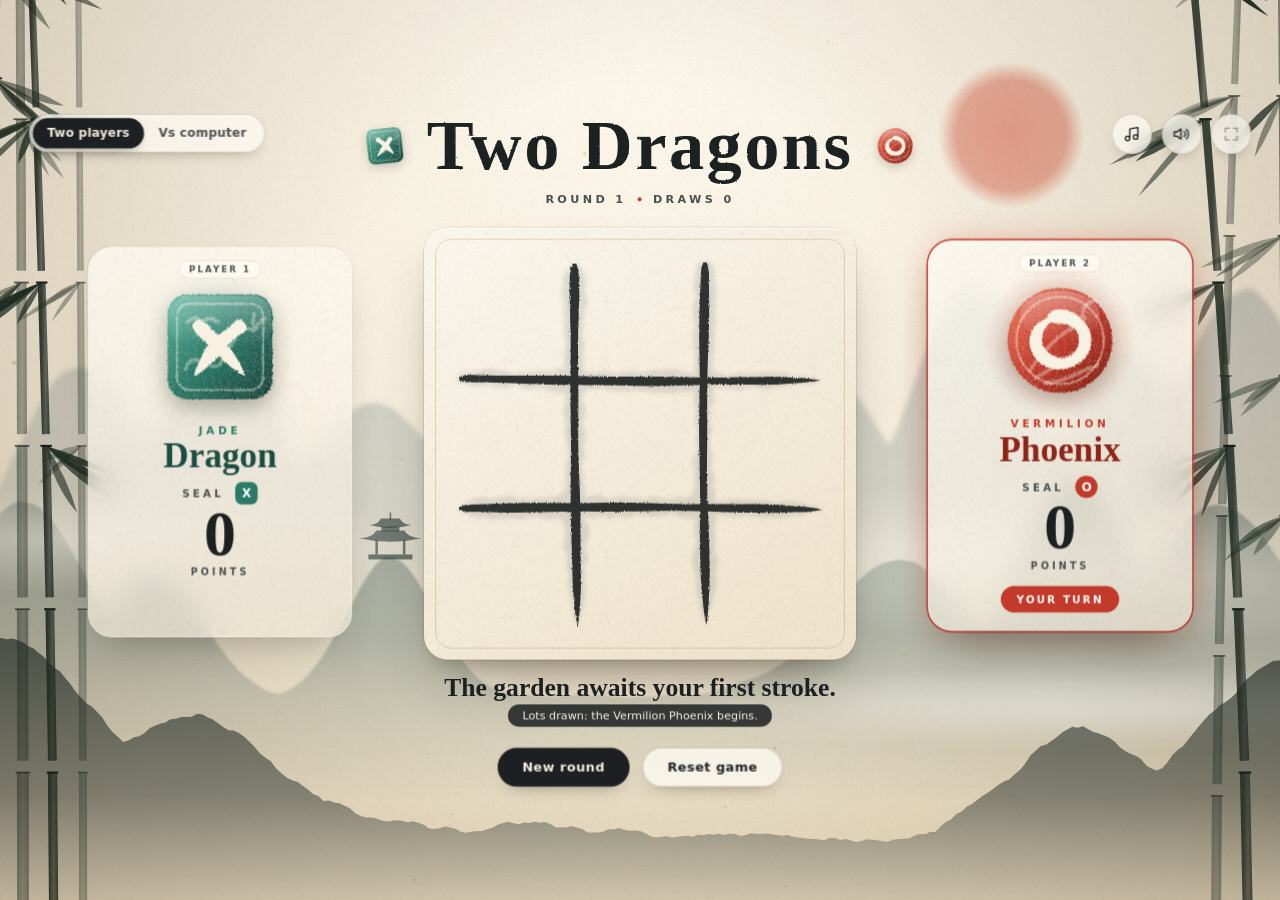
<file: index.html>
<!doctype html>
<html lang="en">
<head>
  <meta charset="utf-8">
  <meta name="viewport" content="width=device-width, initial-scale=1, viewport-fit=cover">
  <meta name="theme-color" content="#f2e8d4">
  <meta name="screen-orientation" content="landscape">
  <meta name="description" content="Two Dragons — a two-player tic-tac-toe in an ink-wash garden.">
  <title>Two Dragons</title>
  <link rel="icon" href="data:image/svg+xml,%3Csvg xmlns='http://www.w3.org/2000/svg' viewBox='0 0 100 100'%3E%3Crect x='6' y='6' width='88' height='88' rx='20' fill='%232b7a68'/%3E%3Cpath d='M30 30L70 70M70 30L30 70' stroke='%23f8f1e2' stroke-width='12' stroke-linecap='round'/%3E%3C/svg%3E">
  <link rel="stylesheet" href="css/style.css">
</head>
<body>
  <canvas id="scenery" aria-hidden="true"></canvas>

  <main class="stage" id="stage">
    <header class="title-block">
      <div class="title-row">
        <span class="title-seal" id="title-seal-x" aria-hidden="true"></span>
        <h1 class="title">Two Dragons</h1>
        <span class="title-seal" id="title-seal-o" aria-hidden="true"></span>
      </div>
      <p class="meta"><span id="round-label">Round 1</span><span class="dot" aria-hidden="true"></span><span id="draws-label">Draws 0</span></p>
    </header>

    <div class="mode-panel">
      <fieldset class="segmented" id="mode-picker">
        <legend class="visually-hidden">Opponent</legend>
        <label><input type="radio" name="mode" value="pvp"><span>Two players</span></label>
        <label><input type="radio" name="mode" value="ai"><span>Vs computer</span></label>
      </fieldset>
      <fieldset class="segmented small" id="level-picker">
        <legend class="visually-hidden">Computer difficulty</legend>
        <label><input type="radio" name="level" value="easy"><span>Easy</span></label>
        <label><input type="radio" name="level" value="normal"><span>Normal</span></label>
        <label><input type="radio" name="level" value="hard"><span>Hard</span></label>
      </fieldset>
    </div>

    <div class="top-bar" role="toolbar" aria-label="Sound and display">
      <button class="icon-btn" id="music-toggle" type="button" aria-pressed="true" aria-label="Music" title="Music">
        <svg viewBox="0 0 24 24" aria-hidden="true"><path d="M9 18V5l11-2v13"/><circle cx="6" cy="18" r="3"/><circle cx="17" cy="16" r="3"/><path class="slash" d="M3 3l18 18"/></svg>
      </button>
      <button class="icon-btn" id="sfx-toggle" type="button" aria-pressed="true" aria-label="Sound effects" title="Sound effects">
        <svg viewBox="0 0 24 24" aria-hidden="true"><path d="M11 5L6 9H2v6h4l5 4z"/><path d="M15.5 8.5a5 5 0 0 1 0 7M18.5 5.5a9 9 0 0 1 0 13"/><path class="slash" d="M3 3l18 18"/></svg>
      </button>
      <button class="icon-btn" id="fullscreen-toggle" type="button" aria-pressed="false" aria-label="Full screen" title="Full screen">
        <svg viewBox="0 0 24 24" aria-hidden="true"><path d="M4 9V4h5M20 9V4h-5M4 15v5h5M20 15v5h-5"/></svg>
      </button>
    </div>

    <section class="card" id="card-X" data-side="X" aria-labelledby="name-X" aria-describedby="role-X">
      <p class="role" id="role-X"></p>
      <div class="emblem" data-emblem="X" aria-hidden="true"></div>
      <h2 class="card-name" id="name-X"><span class="eyebrow">Jade</span> Dragon</h2>
      <p class="card-mark">Seal <b>X</b></p>
      <p class="card-score"><span class="score-value" id="score-X">0</span><span class="score-label">points</span></p>
      <p class="pill" id="pill-X">Your turn</p>
    </section>

    <section class="board-wrap" aria-label="Board">
      <div class="board" id="board">
        <div class="play-area">
          <div class="layer" id="grid-layer"></div>
          <div class="layer" id="win-layer"></div>
          <div class="cells" id="cells" role="group" aria-label="Game board, 3 by 3. Use arrow keys to move, Enter to place a seal."></div>
        </div>
      </div>
    </section>

    <section class="card" id="card-O" data-side="O" aria-labelledby="name-O" aria-describedby="role-O">
      <p class="role" id="role-O"></p>
      <div class="emblem" data-emblem="O" aria-hidden="true"></div>
      <h2 class="card-name" id="name-O"><span class="eyebrow">Vermilion</span> Phoenix</h2>
      <p class="card-mark">Seal <b>O</b></p>
      <p class="card-score"><span class="score-value" id="score-O">0</span><span class="score-label">points</span></p>
      <p class="pill" id="pill-O">Your turn</p>
    </section>

    <div class="status-wrap" id="status-wrap">
      <p class="status" id="status" aria-live="polite"></p>
      <p class="sub" id="sub" aria-live="polite"></p>
      <p class="hint" id="hint" role="status"></p>
    </div>

    <div class="actions">
      <button class="btn primary" id="new-round" type="button">New round</button>
      <button class="btn" id="reset" type="button">Reset game</button>
    </div>
  </main>

  <div class="rotate" aria-hidden="true">
    <svg viewBox="0 0 64 64"><rect x="20" y="8" width="24" height="44" rx="4"/><path d="M50 40a18 18 0 0 1-18 18M14 24A18 18 0 0 1 32 6"/><path d="M28 54l4 4-4 4M36 2l-4 4 4 4"/></svg>
    <p>Please rotate your device to landscape.</p>
  </div>

  <dialog class="confirm" id="confirm-dialog" aria-labelledby="confirm-title" aria-describedby="confirm-body">
    <form method="dialog">
      <h2 id="confirm-title"></h2>
      <p id="confirm-body"></p>
      <div class="confirm-actions">
        <button class="btn" id="confirm-cancel" value="cancel">Cancel</button>
        <button class="btn primary" id="confirm-ok" value="confirm"></button>
      </div>
    </form>
  </dialog>

  <script src="js/logic.js"></script>
  <script src="js/art.js"></script>
  <script src="js/audio.js"></script>
  <script src="js/main.js"></script>
</body>
</html>
</file>
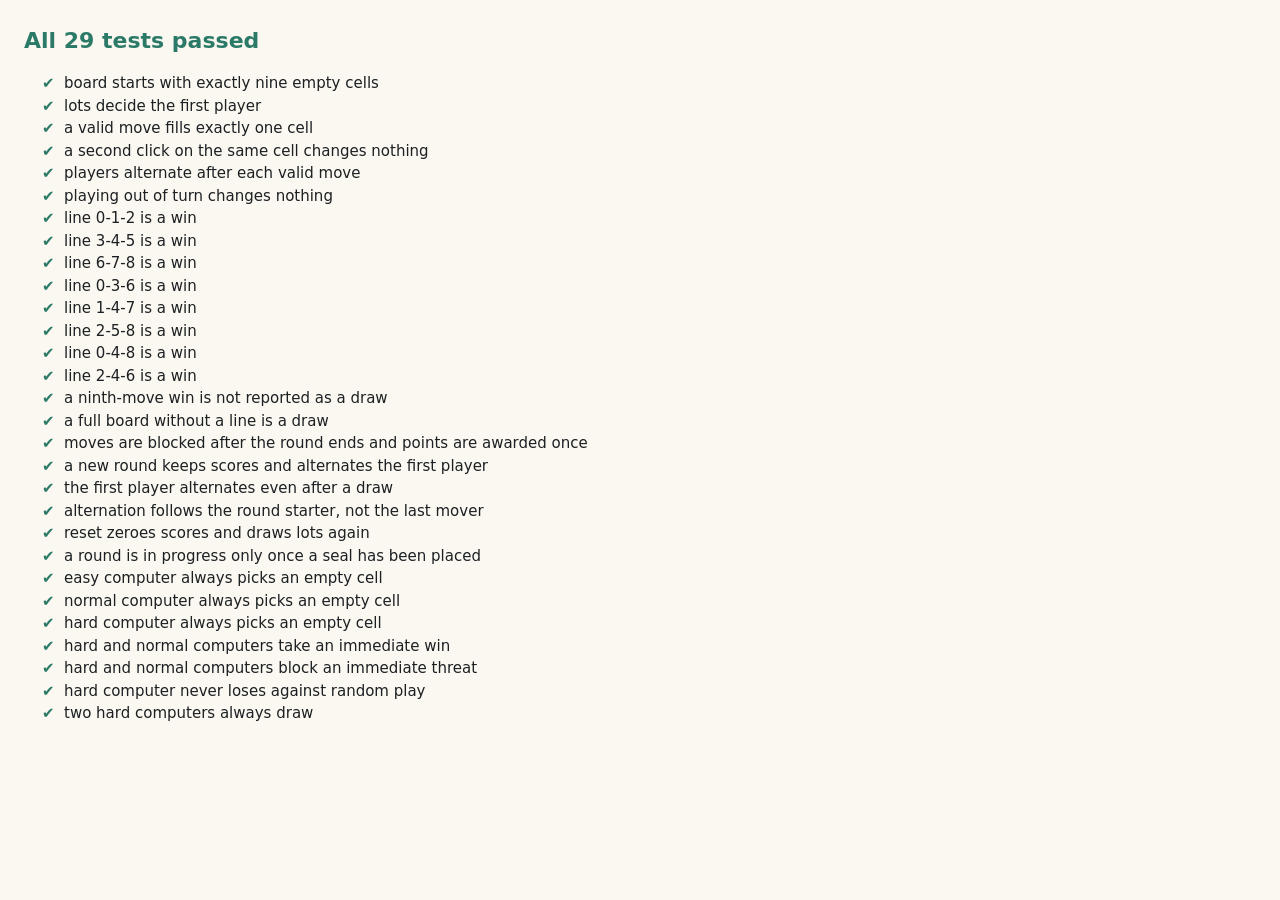
<file: tests/logic.test.html>
<!doctype html>
<html lang="en">
<head>
  <meta charset="utf-8">
  <title>Two Dragons — logic tests</title>
  <style>
    body { font: 15px/1.5 system-ui, sans-serif; margin: 24px; background: #fbf8f1; color: #1c2023; }
    h1 { font-size: 22px; }
    li.pass::marker { content: "✔  "; color: #2b7a68; }
    li.fail { color: #c23a2a; }
    li.fail::marker { content: "✘  "; }
    #summary.ok { color: #2b7a68; }
    #summary.ko { color: #c23a2a; }
  </style>
</head>
<body>
  <h1 id="summary">Running…</h1>
  <ol id="results"></ol>
  <script src="../js/logic.js"></script>
  <script>
    // Validation criteria from rules.md, checked against the pure logic module.
    const L = window.TwoDragonsLogic;
    const results = [];
    const xFirst = () => 0.1; // rng < 0.5 → X begins
    const oFirst = () => 0.9;

    function test(name, fn) {
      try { fn(); results.push({ name, ok: true }); }
      catch (e) { results.push({ name, ok: false, error: e.message }); }
    }
    function assert(cond, msg) { if (!cond) throw new Error(msg || 'assertion failed'); }
    function eq(a, b, msg) {
      const sa = JSON.stringify(a), sb = JSON.stringify(b);
      if (sa !== sb) throw new Error(`${msg || 'expected equal'}: ${sa} !== ${sb}`);
    }
    function playAll(state, moves) {
      for (const i of moves) {
        const res = L.play(state, i);
        assert(res.ok, `move ${i} rejected: ${res.reason}`);
        state = res.state;
      }
      return state;
    }

    test('board starts with exactly nine empty cells', () => {
      const s = L.createGame(xFirst);
      eq(s.board.length, 9);
      assert(s.board.every((c) => c === null));
      eq(s.status, 'playing');
    });

    test('lots decide the first player', () => {
      eq(L.createGame(xFirst).current, 'X');
      eq(L.createGame(oFirst).current, 'O');
    });

    test('a valid move fills exactly one cell', () => {
      const s = L.play(L.createGame(xFirst), 4).state;
      eq(s.board.filter((c) => c !== null).length, 1);
      eq(s.board[4], 'X');
    });

    test('a second click on the same cell changes nothing', () => {
      const s = L.play(L.createGame(xFirst), 4).state;
      const res = L.play(s, 4);
      assert(!res.ok);
      eq(res.reason, 'occupied');
      assert(res.state === s, 'state must be untouched');
    });

    test('players alternate after each valid move', () => {
      let s = L.createGame(xFirst);
      s = L.play(s, 0).state; eq(s.current, 'O');
      s = L.play(s, 1).state; eq(s.current, 'X');
    });

    test('playing out of turn changes nothing', () => {
      const s = L.createGame(xFirst);
      const res = L.play(s, 0, 'O');
      assert(!res.ok);
      eq(res.reason, 'not-your-turn');
      assert(res.state === s);
    });

    L.LINES.forEach((line) => {
      test(`line ${line.join('-')} is a win`, () => {
        const others = [0, 1, 2, 3, 4, 5, 6, 7, 8].filter((i) => !line.includes(i));
        const s = playAll(L.createGame(xFirst), [line[0], others[0], line[1], others[1], line[2]]);
        eq(s.status, 'won');
        eq(s.winner, 'X');
        eq(s.winLine, line);
        eq(s.scores, { X: 1, O: 0, draws: 0 });
      });
    });

    test('a ninth-move win is not reported as a draw', () => {
      const s = playAll(L.createGame(xFirst), [0, 1, 2, 3, 4, 5, 7, 6, 8]);
      eq(s.moves, 9);
      eq(s.status, 'won');
      eq(s.winner, 'X');
      eq(s.scores.draws, 0);
    });

    test('a full board without a line is a draw', () => {
      const s = playAll(L.createGame(xFirst), [0, 2, 1, 3, 5, 4, 6, 7, 8]);
      eq(s.status, 'draw');
      eq(s.winner, null);
      eq(s.scores, { X: 0, O: 0, draws: 1 });
    });

    test('moves are blocked after the round ends and points are awarded once', () => {
      const s = playAll(L.createGame(xFirst), [0, 3, 1, 4, 2]);
      const res = L.play(s, 8);
      assert(!res.ok);
      eq(res.reason, 'round-over');
      assert(res.state === s);
      eq(s.scores.X, 1);
    });

    test('a new round keeps scores and alternates the first player', () => {
      const won = playAll(L.createGame(xFirst), [0, 3, 1, 4, 2]);
      const next = L.newRound(won);
      assert(next.board.every((c) => c === null));
      eq(next.scores, { X: 1, O: 0, draws: 0 });
      eq(next.current, 'O');
      eq(next.round, 2);
      eq(L.newRound(next).current, 'X');
    });

    test('the first player alternates even after a draw', () => {
      const drawn = playAll(L.createGame(xFirst), [0, 2, 1, 3, 5, 4, 6, 7, 8]);
      eq(L.newRound(drawn).current, 'O');
    });

    test('alternation follows the round starter, not the last mover', () => {
      // O ends the round, but X started it, so O starts the next one.
      const s = playAll(L.createGame(xFirst), [8, 0, 7, 1, 3, 2]);
      eq(s.winner, 'O');
      eq(L.newRound(s).current, 'O');
    });

    test('reset zeroes scores and draws lots again', () => {
      const won = playAll(L.createGame(xFirst), [0, 3, 1, 4, 2]);
      const fresh = L.resetGame(oFirst);
      eq(fresh.scores, { X: 0, O: 0, draws: 0 });
      eq(fresh.current, 'O');
      eq(fresh.round, 1);
      assert(won.scores.X === 1, 'previous state must be untouched');
    });

    test('a round is in progress only once a seal has been placed', () => {
      const s = L.createGame(xFirst);
      assert(!L.isRoundInProgress(s));
      assert(L.isRoundInProgress(L.play(s, 0).state));
      assert(!L.isRoundInProgress(playAll(s, [0, 3, 1, 4, 2])));
    });

    // ---- Computer opponent ----

    function seeded(seed) {
      let a = seed >>> 0;
      return () => { a = (a * 1664525 + 1013904223) >>> 0; return a / 4294967296; };
    }

    ['easy', 'normal', 'hard'].forEach((level) => {
      test(`${level} computer always picks an empty cell`, () => {
        const rng = seeded(level.length);
        for (let g = 0; g < 30; g++) {
          let s = L.createGame(rng);
          while (s.status === 'playing') {
            const i = L.aiMove(s.board, s.current, level, rng);
            assert(s.board[i] === null, `cell ${i} is not empty`);
            s = L.play(s, i).state;
          }
        }
      });
    });

    test('hard and normal computers take an immediate win', () => {
      // X X . / O O . / . . .  — X to move must play 2.
      const board = ['X', 'X', null, 'O', 'O', null, null, null, null];
      eq(L.aiMove(board, 'X', 'hard'), 2);
      eq(L.aiMove(board, 'X', 'normal'), 2);
    });

    test('hard and normal computers block an immediate threat', () => {
      // O O . / X . . / . . X  — X to move has no win and must block O at 2.
      const board = ['O', 'O', null, 'X', null, null, null, null, 'X'];
      eq(L.aiMove(board, 'X', 'hard'), 2);
      eq(L.aiMove(board, 'X', 'normal'), 2);
    });

    test('hard computer never loses against random play', () => {
      const rng = seeded(7);
      for (let g = 0; g < 150; g++) {
        let s = L.createGame(rng);
        while (s.status === 'playing') {
          const i = s.current === 'O'
            ? L.aiMove(s.board, 'O', 'hard', rng)
            : L.aiMove(s.board, 'X', 'easy', rng);
          s = L.play(s, i).state;
        }
        assert(s.winner !== 'X', `hard computer lost game ${g}: ${s.board.join('')}`);
      }
    });

    test('two hard computers always draw', () => {
      const rng = seeded(3);
      for (let g = 0; g < 20; g++) {
        let s = L.createGame(rng);
        while (s.status === 'playing') s = L.play(s, L.aiMove(s.board, s.current, 'hard', rng)).state;
        eq(s.status, 'draw');
      }
    });

    const list = document.getElementById('results');
    for (const r of results) {
      const li = document.createElement('li');
      li.className = r.ok ? 'pass' : 'fail';
      li.textContent = r.name + (r.ok ? '' : ` — ${r.error}`);
      list.appendChild(li);
    }
    const failed = results.filter((r) => !r.ok).length;
    const summary = document.getElementById('summary');
    summary.textContent = failed ? `${failed} of ${results.length} tests failed` : `All ${results.length} tests passed`;
    summary.className = failed ? 'ko' : 'ok';
    document.title = summary.textContent;
  </script>
</body>
</html>
</file>
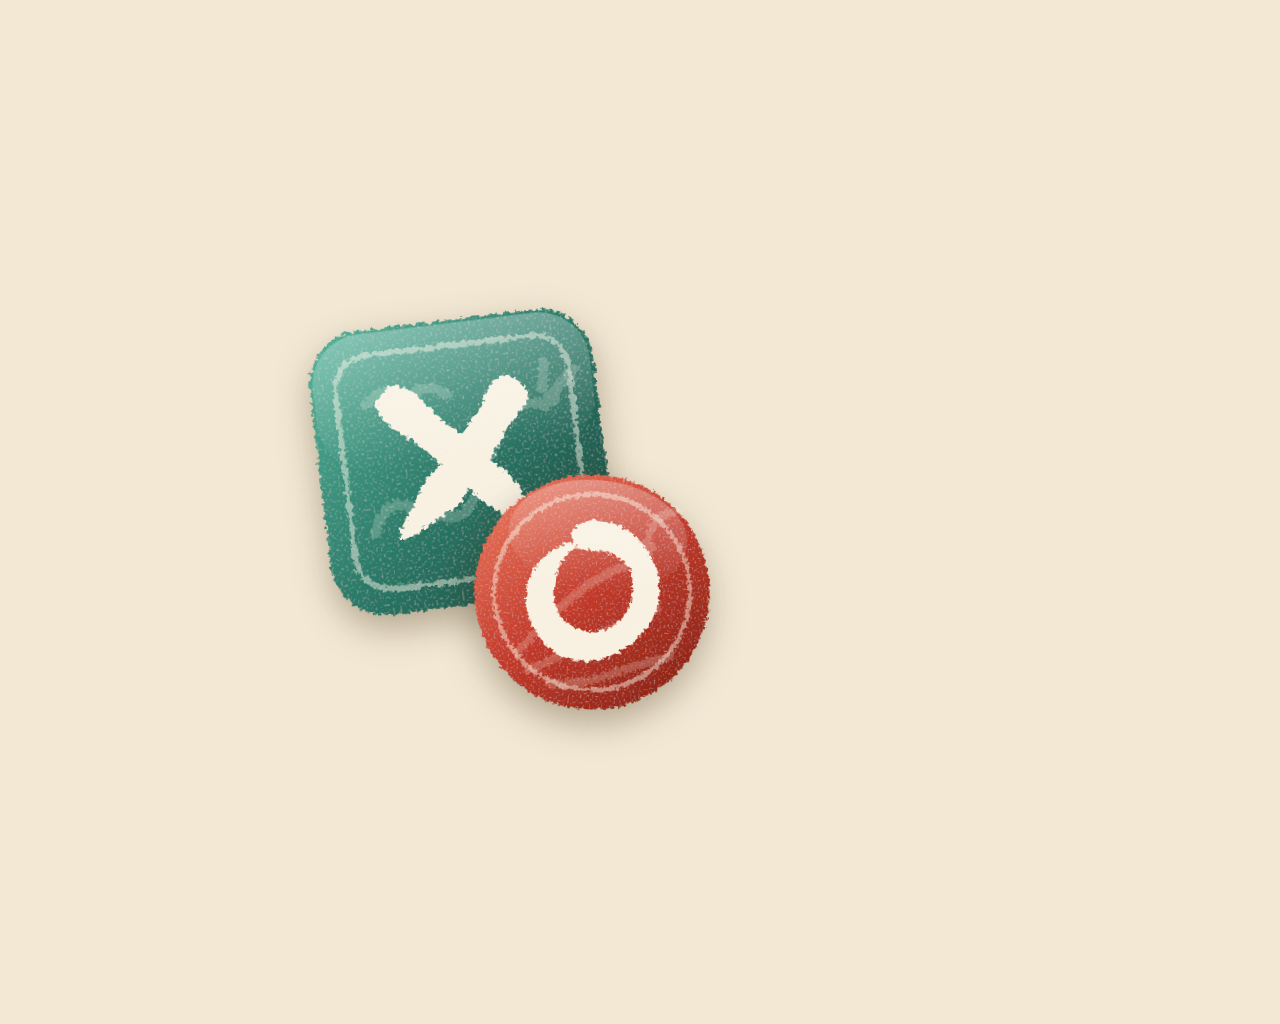
<file: tools/icon.html>
<!doctype html><meta charset="utf-8">
<!-- Artwork of the Android launcher icon: the two seals of js/art.js on paper. scripts/build-apk.sh
     screenshots it at 1024×1024: the whole page is the 108 dp adaptive-icon layer, so the seals must stay
     inside its 66 dp safe circle (radius 0.3 × the width). -->
<style>
  html, body { margin: 0; width: 1024px; height: 1024px; overflow: hidden; background: #f2e8d4; }
  .seal { position: absolute; display: block; filter: drop-shadow(0 14px 18px rgba(60, 40, 15, .35)); }
  #x { width: 340px; height: 340px; left: 292px; top: 292px; transform: rotate(-7deg); }
  #o { width: 280px; height: 280px; left: 452px; top: 452px; transform: rotate(6deg); }
</style>
<body>
<script src="../js/art.js"></script>
<script>
  const A = window.TwoDragonsArt;
  A.injectDefs();
  document.body.style.backgroundImage = `url(${A.paperTexture(320, 11)})`;
  for (const [id, side, seed] of [['x', 'X', 7], ['o', 'O', 12]]) {
    const div = document.createElement('div');
    div.innerHTML = A.seal(side, { seed, motifOpacity: 0.22 });
    const svg = div.firstElementChild;
    svg.id = id;
    document.body.append(svg);
  }
</script>
</file>
<file: css/style.css>
:root {
  --ink: #1c2023;
  --ink-soft: #4b5052;
  --paper: #f5eedf;
  --jade: #2b7a68;
  --jade-deep: #1b4d42;
  --jade-glow: rgba(43, 122, 104, 0.42);
  --verm: #c23a2a;
  --verm-deep: #8e2318;
  --verm-glow: rgba(194, 58, 42, 0.4);
  --gold: #b08d57;
  --focus: #b8862f;
  --glass: linear-gradient(160deg, rgba(255, 252, 244, 0.8), rgba(245, 236, 218, 0.62));
  --shadow-soft: 0 24px 50px -24px rgba(40, 30, 15, 0.38), 0 0 0 1px rgba(120, 95, 55, 0.12);
  --font-title: "Cormorant Garamond", "Cormorant", "Iowan Old Style", "Palatino Linotype", Palatino, "Book Antiqua", Georgia, serif;
  --font-ui: Inter, system-ui, -apple-system, "Segoe UI", Roboto, "Helvetica Neue", Arial, sans-serif;
  --ease-out: cubic-bezier(0.2, 0.8, 0.2, 1);
}

*, *::before, *::after { box-sizing: border-box; }

html, body {
  margin: 0;
  height: 100%;
  overflow: hidden;
  background: #efe5d0;
  color: var(--ink);
  font-family: var(--font-ui);
  -webkit-font-smoothing: antialiased;
  -webkit-tap-highlight-color: transparent;
}

button { font: inherit; color: inherit; }

#scenery {
  position: fixed;
  inset: 0;
  width: 100%;
  height: 100%;
  display: block;
}

/* Fixed 1600 x 900 landscape stage, scaled to fit the window by main.js. */
.stage {
  position: absolute;
  left: 50%;
  top: 50%;
  width: 1600px;
  height: 900px;
  transform: translate(-50%, -50%) scale(var(--s, 1));
}

/* ---- Title ---------------------------------------------------------------- */

.title-block {
  position: absolute;
  top: 26px;
  left: 0;
  right: 0;
  text-align: center;
}

.title-row {
  display: flex;
  align-items: center;
  justify-content: center;
  gap: 26px;
}

.title {
  margin: 0;
  font-family: var(--font-title);
  font-size: 88px;
  font-weight: 600;
  line-height: 1;
  letter-spacing: 0.035em;
  color: var(--ink);
  filter: url(#td-title);
  text-shadow: 0 2px 0 rgba(255, 252, 244, 0.6);
}

.title-seal {
  width: 52px;
  height: 52px;
  display: block;
  filter: drop-shadow(0 4px 6px rgba(30, 20, 10, 0.2));
}
.title-seal svg { width: 100%; height: 100%; display: block; }
#title-seal-x { transform: rotate(-6deg); }
#title-seal-o { transform: rotate(5deg); }

.meta {
  margin: 14px 0 0;
  font-size: 14px;
  font-weight: 600;
  letter-spacing: 0.3em;
  text-transform: uppercase;
  color: var(--ink-soft);
  display: flex;
  justify-content: center;
  align-items: center;
  gap: 14px;
}
.meta .dot {
  width: 5px;
  height: 5px;
  border-radius: 50%;
  background: var(--verm);
}

/* ---- Toolbar -------------------------------------------------------------- */

.top-bar {
  position: absolute;
  top: 30px;
  right: 36px;
  display: flex;
  gap: 12px;
}

.icon-btn {
  width: 50px;
  height: 50px;
  border-radius: 50%;
  border: 1px solid rgba(28, 32, 35, 0.14);
  background: rgba(255, 252, 244, 0.7);
  backdrop-filter: blur(10px);
  -webkit-backdrop-filter: blur(10px);
  display: grid;
  place-items: center;
  cursor: pointer;
  box-shadow: 0 8px 18px -10px rgba(40, 30, 15, 0.4);
  transition: transform 0.2s var(--ease-out), background 0.2s;
}
.icon-btn:hover { transform: translateY(-1px); background: rgba(255, 252, 244, 0.92); }
.icon-btn svg {
  width: 22px;
  height: 22px;
  fill: none;
  stroke: var(--ink);
  stroke-width: 1.8;
  stroke-linecap: round;
  stroke-linejoin: round;
}
.icon-btn .slash { stroke: var(--verm); stroke-width: 2.2; opacity: 0; transition: opacity 0.2s; }
.icon-btn[aria-pressed="false"] .slash { opacity: 1; }
.icon-btn[aria-pressed="false"] svg > :not(.slash) { opacity: 0.45; }
.icon-btn[hidden] { display: none; }

/* ---- Mode picker ---------------------------------------------------------- */

.mode-panel {
  position: absolute;
  top: 30px;
  left: 36px;
  display: flex;
  flex-direction: column;
  align-items: flex-start;
  gap: 10px;
}

.segmented {
  display: flex;
  margin: 0;
  padding: 4px;
  border: 1px solid rgba(28, 32, 35, 0.14);
  border-radius: 999px;
  background: rgba(255, 252, 244, 0.7);
  backdrop-filter: blur(10px);
  -webkit-backdrop-filter: blur(10px);
  box-shadow: 0 8px 18px -10px rgba(40, 30, 15, 0.4);
}
.segmented label { position: relative; cursor: pointer; }
.segmented input {
  position: absolute;
  inset: 0;
  margin: 0;
  opacity: 0;
  cursor: pointer;
}
.segmented span {
  display: block;
  padding: 10px 18px;
  border-radius: 999px;
  font-size: 15px;
  font-weight: 600;
  letter-spacing: 0.02em;
  color: var(--ink-soft);
  transition: background 0.25s, color 0.25s, box-shadow 0.25s;
}
.segmented label:hover span { color: var(--ink); }
.segmented input:checked + span {
  background: var(--ink);
  color: #f6efe1;
  box-shadow: 0 6px 14px -8px rgba(20, 15, 5, 0.6);
}
.segmented input:focus-visible + span {
  outline: 3px solid var(--focus);
  outline-offset: 2px;
}
.segmented.small span { padding: 7px 14px; font-size: 13px; }
.segmented.small input:checked + span { background: var(--verm); }
.segmented[hidden] { display: none; }

.visually-hidden {
  position: absolute;
  width: 1px;
  height: 1px;
  overflow: hidden;
  clip: rect(0 0 0 0);
  white-space: nowrap;
}

/* ---- Player cards --------------------------------------------------------- */

.card {
  position: absolute;
  top: 196px;
  width: 330px;
  height: 488px;
  padding: 46px 28px 32px;
  border-radius: 30px;
  background: var(--paper-tex), var(--glass);
  backdrop-filter: blur(16px) saturate(1.1);
  -webkit-backdrop-filter: blur(16px) saturate(1.1);
  border: 1px solid rgba(255, 255, 255, 0.65);
  box-shadow: var(--shadow-soft);
  display: flex;
  flex-direction: column;
  align-items: center;
  text-align: center;
  transition: transform 0.45s var(--ease-out), box-shadow 0.45s var(--ease-out);
}
#card-X { left: 110px; --side: var(--jade); --side-glow: var(--jade-glow); --side-deep: var(--jade-deep); }
#card-O { right: 110px; --side: var(--verm); --side-glow: var(--verm-glow); --side-deep: var(--verm-deep); }

.card.active,
.card.winner {
  transform: translateY(-8px);
  box-shadow: 0 34px 60px -26px rgba(40, 30, 15, 0.45), 0 0 0 2px var(--side), 0 0 48px -8px var(--side-glow);
}

.role {
  position: absolute;
  top: 16px;
  left: 50%;
  margin: 0;
  padding: 4px 12px;
  transform: translateX(-50%);
  border-radius: 999px;
  border: 1px solid rgba(28, 32, 35, 0.12);
  background: rgba(255, 252, 244, 0.7);
  font-size: 11px;
  font-weight: 700;
  letter-spacing: 0.22em;
  text-transform: uppercase;
  white-space: nowrap;
  color: var(--ink-soft);
}

.card.thinking .pill { animation: thinking 1.2s ease-in-out infinite; }
.board[data-thinking="true"] .cell { cursor: progress; }

.emblem {
  position: relative;
  width: 156px;
  height: 156px;
}
.emblem::before {
  content: "";
  position: absolute;
  inset: -22px;
  border-radius: 50%;
  background: radial-gradient(circle, var(--side-glow), transparent 68%);
  opacity: 0.35;
  transition: opacity 0.45s;
}
.card.active .emblem::before,
.card.winner .emblem::before { opacity: 1; }
.emblem svg {
  position: relative;
  width: 100%;
  height: 100%;
  display: block;
  filter: drop-shadow(0 10px 14px rgba(30, 20, 10, 0.28));
}

.card-name {
  margin: 20px 0 10px;
  font-family: var(--font-title);
  font-size: 44px;
  font-weight: 600;
  line-height: 1;
  color: var(--side-deep);
}
.card-name .eyebrow {
  display: block;
  margin-bottom: 4px;
  font-family: var(--font-ui);
  font-size: 13px;
  font-weight: 700;
  letter-spacing: 0.36em;
  text-transform: uppercase;
  color: var(--side);
}

.card-mark {
  margin: 0;
  font-size: 13px;
  font-weight: 600;
  letter-spacing: 0.3em;
  text-transform: uppercase;
  color: var(--ink-soft);
}
.card-mark b {
  display: inline-grid;
  place-items: center;
  width: 28px;
  height: 28px;
  margin-left: 6px;
  border-radius: 8px;
  letter-spacing: 0;
  font-size: 15px;
  color: #fff;
  background: var(--side);
}
#card-O .card-mark b { border-radius: 50%; }

.card-score {
  margin: auto 0 0;
  display: flex;
  flex-direction: column;
  align-items: center;
}
.score-value {
  font-family: var(--font-title);
  font-size: 80px;
  font-weight: 600;
  line-height: 0.9;
  font-variant-numeric: tabular-nums;
}
.score-value.bump { animation: bump 0.6s var(--ease-out); }
.score-label {
  margin-top: 6px;
  font-size: 12px;
  font-weight: 600;
  letter-spacing: 0.32em;
  text-transform: uppercase;
  color: var(--ink-soft);
}

.pill {
  margin: 18px 0 0;
  padding: 9px 20px;
  border-radius: 999px;
  background: var(--side);
  color: #fff;
  font-size: 13px;
  font-weight: 700;
  letter-spacing: 0.2em;
  text-transform: uppercase;
  opacity: 0;
  transform: translateY(6px);
  transition: opacity 0.35s, transform 0.35s var(--ease-out);
}
.card.active .pill,
.card.winner .pill { opacity: 1; transform: none; }

/* ---- Board ---------------------------------------------------------------- */

.board-wrap {
  position: absolute;
  left: 530px;
  top: 172px;
  width: 540px;
  height: 540px;
}

.board {
  position: relative;
  width: 100%;
  height: 100%;
  border-radius: 30px;
  background: var(--paper-tex), linear-gradient(150deg, #fcf8ee, #efe3ca);
  box-shadow:
    inset 0 1px 0 rgba(255, 255, 255, 0.8),
    0 40px 70px -30px rgba(40, 30, 15, 0.45),
    0 14px 26px -14px rgba(40, 30, 15, 0.3),
    0 0 0 1px rgba(120, 95, 55, 0.18);
}
.board::before {
  content: "";
  position: absolute;
  inset: 14px;
  border-radius: 20px;
  border: 1px solid rgba(176, 141, 87, 0.45);
  pointer-events: none;
}

.play-area {
  position: absolute;
  inset: 30px;
}

.layer,
.cells {
  position: absolute;
  inset: 0;
}
.layer { pointer-events: none; }
.layer svg { width: 100%; height: 100%; display: block; overflow: visible; }

.cells {
  display: grid;
  grid-template: repeat(3, 1fr) / repeat(3, 1fr);
}

.cell {
  position: relative;
  margin: 0;
  padding: 0;
  border: 0;
  border-radius: 20px;
  background: transparent;
  cursor: pointer;
  outline: none;
}
.cell::before {
  content: "";
  position: absolute;
  inset: 10px;
  border-radius: 18px;
  background: radial-gradient(circle, rgba(255, 255, 255, 0.7), transparent 70%);
  opacity: 0;
  transition: opacity 0.25s;
}
.cell:focus-visible::after {
  content: "";
  position: absolute;
  inset: 8px;
  border-radius: 18px;
  border: 3px solid var(--focus);
  box-shadow: 0 0 0 4px rgba(255, 252, 244, 0.85);
}

.board:not([data-status="playing"]) .cell,
.cell[data-value] { cursor: default; }
.board[data-status="playing"] .cell:not([data-value]):hover::before { opacity: 1; }

.ghost,
.piece,
.splash-holder {
  position: absolute;
  inset: 15px;
  display: block;
  pointer-events: none;
}
.ghost svg,
.piece svg,
.splash-holder svg { width: 100%; height: 100%; display: block; }

.ghost {
  opacity: 0;
  transform: scale(0.9);
  transition: opacity 0.2s, transform 0.25s var(--ease-out);
}
.board[data-turn="X"] .cell:not([data-value]):is(:hover, :focus-visible) .ghost-x,
.board[data-turn="O"] .cell:not([data-value]):is(:hover, :focus-visible) .ghost-o {
  opacity: 0.2;
  transform: scale(0.94);
}

.piece {
  filter: drop-shadow(0 8px 10px rgba(30, 20, 10, 0.26));
  transition: opacity 0.4s, transform 0.4s var(--ease-out), filter 0.4s;
}
.piece.stamp svg { animation: stamp 0.52s cubic-bezier(0.2, 0.9, 0.25, 1.2) both; }
.splash-holder svg { animation: splash 0.75s var(--ease-out) both; }

.cell.win .piece {
  filter: drop-shadow(0 8px 10px rgba(30, 20, 10, 0.26)) drop-shadow(0 0 16px var(--glow, transparent));
  animation: win-pulse 1.4s var(--ease-out) 0.35s both;
}
.cell.win[data-value="X"] { --glow: rgba(64, 170, 140, 0.75); }
.cell.win[data-value="O"] { --glow: rgba(230, 90, 60, 0.7); }
.cell.dim .piece { opacity: 0.42; filter: saturate(0.55); }

.cell.reject { animation: reject 0.34s ease-in-out; }

.board.clearing .piece {
  opacity: 0;
  transform: scale(0.88);
  transition-duration: 0.3s;
}
.board.clearing #win-layer { opacity: 0; transition: opacity 0.3s; }

.win-reveal {
  stroke-dasharray: 1;
  stroke-dashoffset: 1;
  animation: reveal 0.7s cubic-bezier(0.6, 0, 0.2, 1) 0.15s forwards;
}

/* ---- Status and actions --------------------------------------------------- */

.status-wrap {
  position: absolute;
  top: 728px;
  left: 360px;
  right: 360px;
  text-align: center;
}

.status {
  margin: 0;
  font-family: var(--font-title);
  font-size: 32px;
  font-weight: 600;
  line-height: 1.15;
}
.status[data-tone="X"] { color: var(--jade-deep); }
.status[data-tone="O"] { color: var(--verm-deep); }

.sub {
  margin: 6px 0 0;
  min-height: 22px;
  font-size: 16px;
  color: var(--ink-soft);
  transition: opacity 0.25s;
}
.status-wrap.hinting .sub { opacity: 0; }

.hint {
  position: absolute;
  left: 50%;
  top: 40px;
  margin: 0;
  padding: 6px 18px;
  border-radius: 999px;
  background: rgba(28, 32, 35, 0.86);
  color: #f6efe1;
  font-size: 14px;
  white-space: nowrap;
  backdrop-filter: blur(6px);
  -webkit-backdrop-filter: blur(6px);
  opacity: 0;
  transform: translate(-50%, 6px);
  transition: opacity 0.3s, transform 0.3s var(--ease-out);
  pointer-events: none;
}
.hint.show { opacity: 1; transform: translate(-50%, 0); }

.actions {
  position: absolute;
  top: 822px;
  left: 0;
  right: 0;
  display: flex;
  justify-content: center;
  gap: 16px;
}

.btn {
  padding: 14px 30px;
  border-radius: 999px;
  border: 1px solid rgba(28, 32, 35, 0.18);
  background: rgba(255, 252, 244, 0.75);
  backdrop-filter: blur(10px);
  -webkit-backdrop-filter: blur(10px);
  font-size: 16px;
  font-weight: 600;
  letter-spacing: 0.04em;
  cursor: pointer;
  box-shadow: 0 10px 22px -14px rgba(40, 30, 15, 0.5);
  transition: transform 0.2s var(--ease-out), background 0.2s, box-shadow 0.2s;
}
.btn:hover { transform: translateY(-1px); background: rgba(255, 252, 244, 0.95); }
.btn.primary { background: var(--ink); color: #f6efe1; border-color: transparent; }
.btn.primary:hover { background: #2c3236; }
.btn.attention { animation: attention 2.4s ease-in-out infinite; }
.btn:focus-visible,
.icon-btn:focus-visible {
  outline: 3px solid var(--focus);
  outline-offset: 3px;
}

/* ---- Dialog --------------------------------------------------------------- */

.confirm {
  width: min(440px, calc(100vw - 32px));
  padding: 32px 34px 28px;
  border: 0;
  border-radius: 26px;
  background: var(--paper-tex), linear-gradient(160deg, #fdf9f0, #f1e6cf);
  color: var(--ink);
  box-shadow: 0 40px 80px -30px rgba(20, 15, 5, 0.55), 0 0 0 1px rgba(120, 95, 55, 0.2);
}
.confirm::backdrop {
  background: rgba(20, 22, 24, 0.35);
  backdrop-filter: blur(4px);
  -webkit-backdrop-filter: blur(4px);
}
.confirm h2 {
  margin: 0 0 10px;
  font-family: var(--font-title);
  font-size: 30px;
  font-weight: 600;
}
.confirm p { margin: 0 0 24px; line-height: 1.5; color: var(--ink-soft); }
.confirm-actions { display: flex; justify-content: flex-end; gap: 12px; }
.confirm[open] { animation: rise 0.3s var(--ease-out); }

/* ---- Portrait overlay ----------------------------------------------------- */

.rotate {
  display: none;
  position: fixed;
  inset: 0;
  z-index: 10;
  padding: 16px;
  flex-direction: column;
  align-items: center;
  justify-content: center;
  gap: 20px;
  background: rgba(242, 234, 216, 0.96);
  text-align: center;
  font-size: 18px;
}
.rotate svg {
  width: 84px;
  height: 84px;
  fill: none;
  stroke: var(--ink);
  stroke-width: 2.4;
  stroke-linecap: round;
  stroke-linejoin: round;
  animation: tilt 2.4s ease-in-out infinite;
}
@media (orientation: portrait) and (pointer: coarse) {
  .rotate { display: flex; }
}

/* ---- Keyframes ------------------------------------------------------------ */

@keyframes stamp {
  0% { opacity: 0; transform: scale(1.45) rotate(-7deg); filter: blur(6px); }
  55% { opacity: 1; transform: scale(0.92) rotate(1deg); filter: blur(0); }
  100% { opacity: 1; transform: scale(1) rotate(0); filter: blur(0); }
}
@keyframes splash {
  0% { opacity: 0.7; transform: scale(0.6); }
  100% { opacity: 0; transform: scale(1.3); }
}
@keyframes reveal { to { stroke-dashoffset: 0; } }
@keyframes win-pulse {
  0% { transform: scale(1); }
  35% { transform: scale(1.08); }
  100% { transform: scale(1.02); }
}
@keyframes reject {
  20% { transform: translateX(-5px); }
  40% { transform: translateX(5px); }
  60% { transform: translateX(-3px); }
  80% { transform: translateX(3px); }
}
@keyframes bump {
  0% { transform: scale(1); }
  40% { transform: scale(1.25); }
  100% { transform: scale(1); }
}
@keyframes attention {
  0%, 100% { box-shadow: 0 10px 22px -14px rgba(40, 30, 15, 0.5), 0 0 0 0 rgba(28, 32, 35, 0.25); }
  50% { box-shadow: 0 10px 22px -14px rgba(40, 30, 15, 0.5), 0 0 0 8px rgba(28, 32, 35, 0); }
}
@keyframes thinking {
  0%, 100% { opacity: 1; }
  50% { opacity: 0.55; }
}
@keyframes rise {
  from { opacity: 0; transform: translateY(12px) scale(0.98); }
  to { opacity: 1; transform: none; }
}
@keyframes tilt {
  0%, 30% { transform: rotate(0); }
  60%, 100% { transform: rotate(-90deg); }
}

@media (prefers-reduced-motion: reduce) {
  *, *::before, *::after {
    animation-duration: 0.001ms !important;
    animation-iteration-count: 1 !important;
    animation-delay: 0s !important;
    transition-duration: 0.001ms !important;
  }
}
</file>
